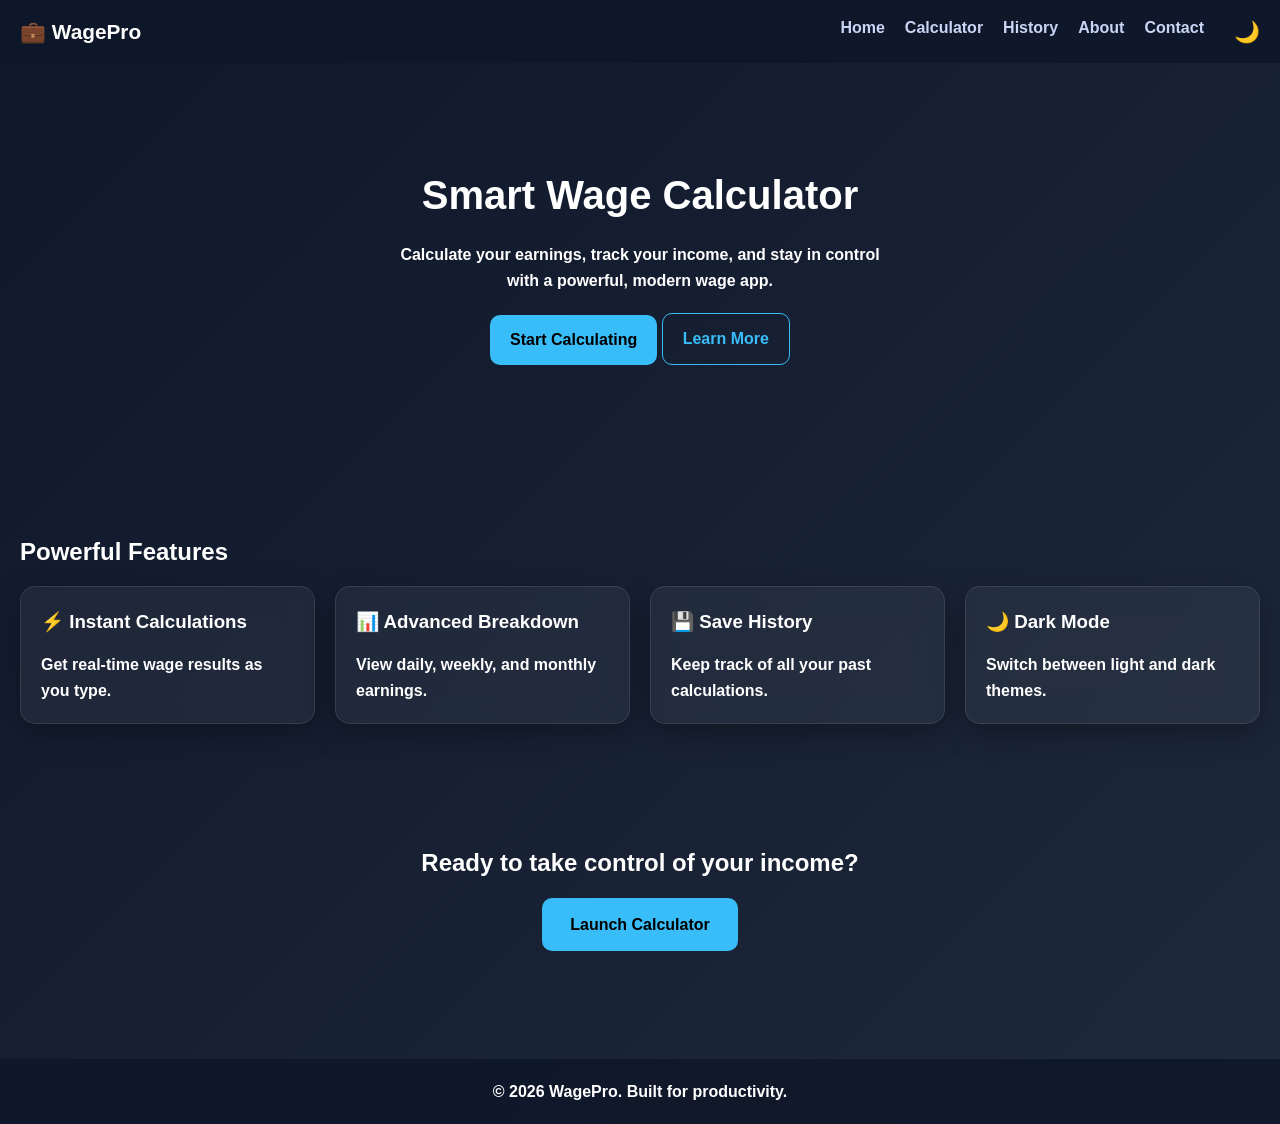
<file: index.html>
<!DOCTYPE html>
<html lang="en">
<head>
    <meta charset="UTF-8">
    <meta name="viewport" content="width=device-width, initial-scale=1.0">
    <title>WagePro - Smart Wage Calculator</title>

    <!-- Main CSS -->
    <link rel="stylesheet" href="style.css">
</head>

<body data-page="home">

    <!-- NAVBAR -->
    <header class="navbar">
        <div class="logo">💼 WagePro</div>

        <nav class="nav-links" id="navLinks">
            <a href="index.html">Home</a>
            <a href="calculator.html">Calculator</a>
            <a href="history.html">History</a>
            <a href="about.html">About</a>
            <a href="contact.html">Contact</a>
            <div class="theme-toggle" id="themeToggle">🌙</div>
        </nav>
         
        <div class="menu-toggle" id="menuToggle">☰</div>
    </header>


    <!-- HERO SECTION -->
    <section class="hero">
        <div class="hero-content">
            <h1>Smart Wage Calculator</h1>
            <p>
                Calculate your earnings, track your income, and stay in control
                with a powerful, modern wage app.
            </p>

            <div class="hero-buttons">
                <a href="calculator.html" class="btn primary">Start Calculating</a>
                <a href="about.html" class="btn secondary">Learn More</a>
            </div>
        </div>
    </section>


    <!-- FEATURES -->
    <section class="features">
        <h2>Powerful Features</h2>

        <div class="feature-grid">

            <div class="card">
                <h3>⚡ Instant Calculations</h3>
                <p>Get real-time wage results as you type.</p>
            </div>

            <div class="card">
                <h3>📊 Advanced Breakdown</h3>
                <p>View daily, weekly, and monthly earnings.</p>
            </div>

            <div class="card">
                <h3>💾 Save History</h3>
                <p>Keep track of all your past calculations.</p>
            </div>

            <div class="card">
                <h3>🌙 Dark Mode</h3>
                <p>Switch between light and dark themes.</p>
            </div>

        </div>
    </section>


    <!-- CALL TO ACTION -->
    <section class="cta">
        <h2>Ready to take control of your income?</h2>
        <a href="calculator.html" class="btn primary large">Launch Calculator</a>
    </section>


    <!-- FOOTER -->
    <footer class="footer">
        <p>© 2026 WagePro. Built for productivity.</p>
    </footer>


    <!-- MAIN JS -->
    <script src="app.js"></script>

</body>
</html>
</file>
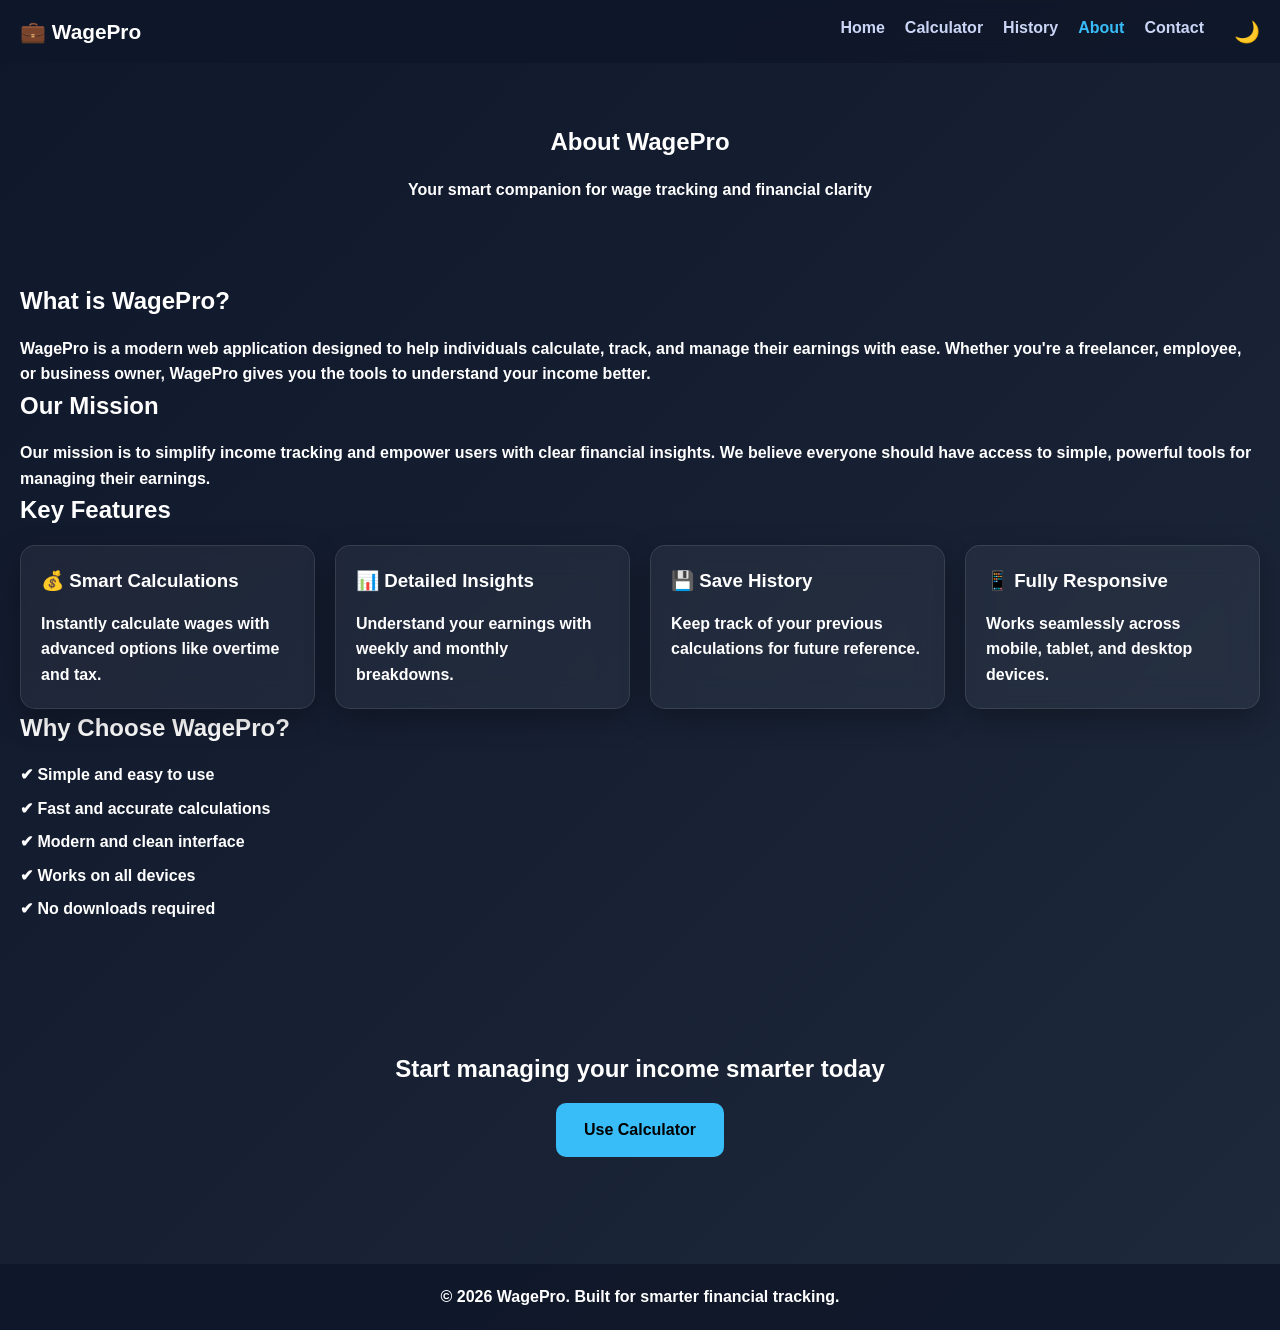
<file: about.html>
<!DOCTYPE html>
<html lang="en">
<head>
    <meta charset="UTF-8">
    <meta name="viewport" content="width=device-width, initial-scale=1.0">
    <title>About - WagePro</title>

    <!-- Global CSS -->
    <link rel="stylesheet" href="style.css">
</head>

<body data-page="about">

    <!-- NAVBAR -->
    <header class="navbar">
        <div class="logo">💼 WagePro</div>

        <nav class="nav-links" id="navLinks">
            <a href="index.html">Home</a>
            <a href="calculator.html">Calculator</a>
            <a href="history.html">History</a>
            <a href="about.html" class="active">About</a>
            <a href="contact.html">Contact</a>
            <div class="theme-toggle" id="themeToggle">🌙</div>
        </nav>
           
        <div class="menu-toggle" id="menuToggle">☰</div>
    </header>


    <!-- PAGE HEADER -->
    <section class="page-header">
        <h1>About WagePro</h1>
        <p>Your smart companion for wage tracking and financial clarity</p>
    </section>


    <!-- ABOUT CONTENT -->
    <section class="about-container">

        <!-- INTRO -->
        <div class="about-section">
            <h2>What is WagePro?</h2>
            <p>
                WagePro is a modern web application designed to help individuals 
                calculate, track, and manage their earnings with ease. Whether 
                you're a freelancer, employee, or business owner, WagePro gives 
                you the tools to understand your income better.
            </p>
        </div>

        <!-- MISSION -->
        <div class="about-section">
            <h2>Our Mission</h2>
            <p>
                Our mission is to simplify income tracking and empower users 
                with clear financial insights. We believe everyone should have 
                access to simple, powerful tools for managing their earnings.
            </p>
        </div>

        <!-- FEATURES -->
        <div class="about-section">
            <h2>Key Features</h2>

            <div class="feature-grid">

                <div class="card">
                    <h3>💰 Smart Calculations</h3>
                    <p>Instantly calculate wages with advanced options like overtime and tax.</p>
                </div>

                <div class="card">
                    <h3>📊 Detailed Insights</h3>
                    <p>Understand your earnings with weekly and monthly breakdowns.</p>
                </div>

                <div class="card">
                    <h3>💾 Save History</h3>
                    <p>Keep track of your previous calculations for future reference.</p>
                </div>

                <div class="card">
                    <h3>📱 Fully Responsive</h3>
                    <p>Works seamlessly across mobile, tablet, and desktop devices.</p>
                </div>

            </div>
        </div>

        <!-- WHY CHOOSE US -->
        <div class="about-section">
            <h2>Why Choose WagePro?</h2>
            <ul class="about-list">
                <li>✔ Simple and easy to use</li>
                <li>✔ Fast and accurate calculations</li>
                <li>✔ Modern and clean interface</li>
                <li>✔ Works on all devices</li>
                <li>✔ No downloads required</li>
            </ul>
        </div>

    </section>


    <!-- CALL TO ACTION -->
    <section class="cta">
        <h2>Start managing your income smarter today</h2>
        <a href="calculator.html" class="btn primary large">Use Calculator</a>
    </section>


    <!-- FOOTER -->
    <footer class="footer">
        <p>© 2026 WagePro. Built for smarter financial tracking.</p>
    </footer>


    <!-- GLOBAL JS -->
    <script src="app.js"></script>

</body>
</html>
</file>
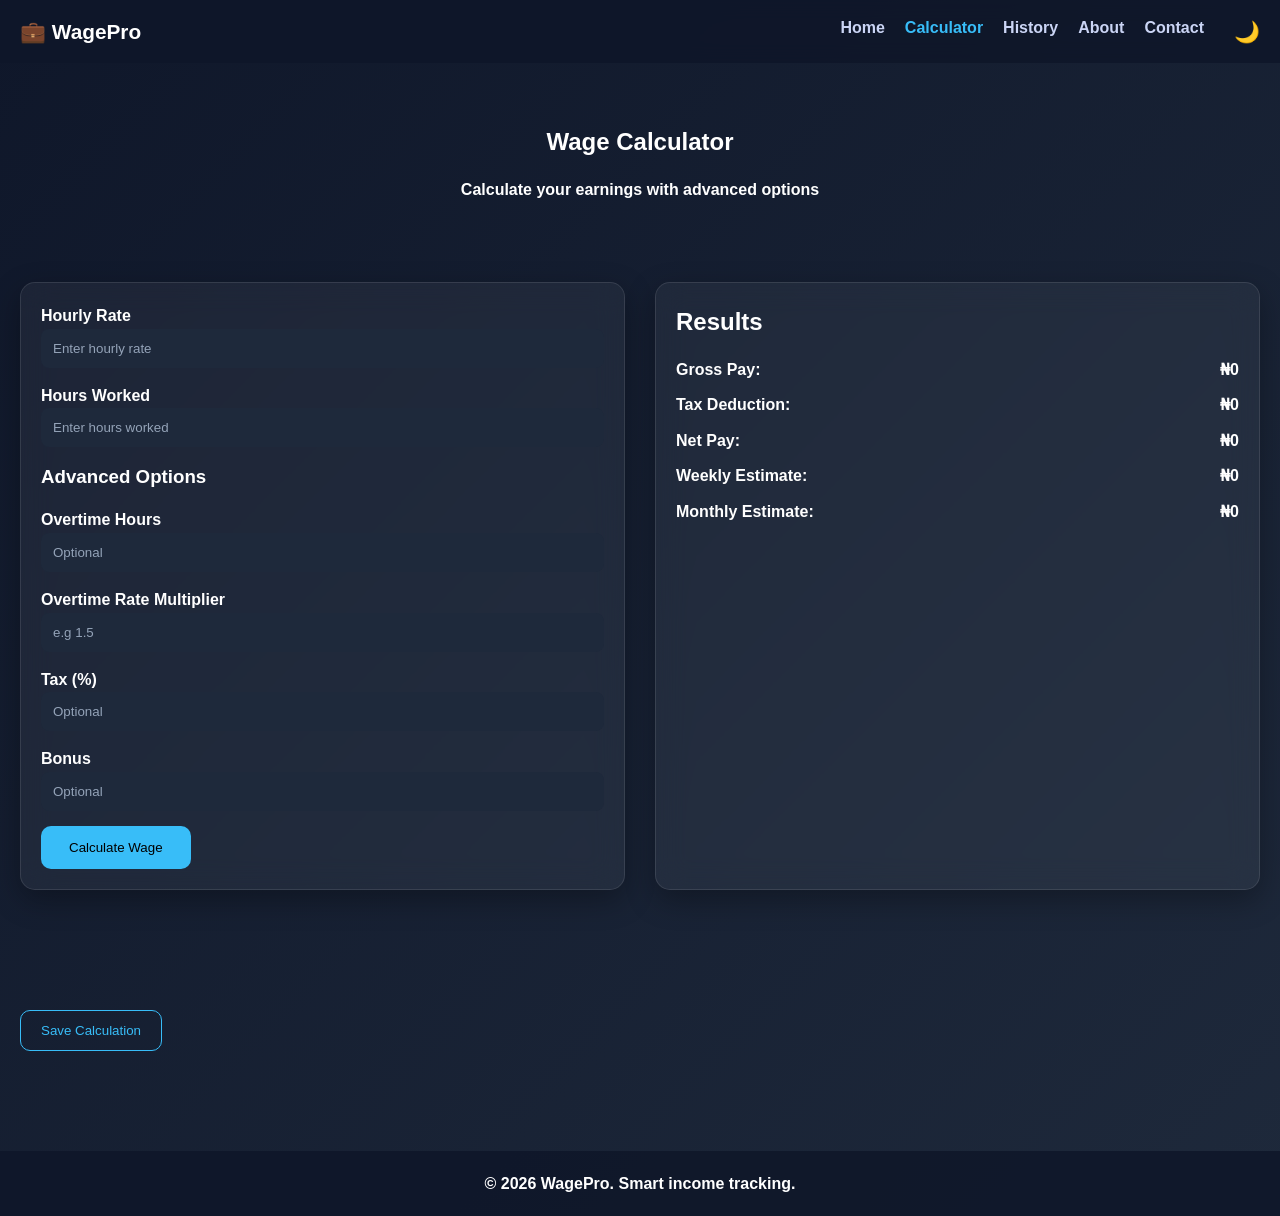
<file: calculator.html>
<!DOCTYPE html>
<html lang="en">
<head>
    <meta charset="UTF-8">
    <meta name="viewport" content="width=device-width, initial-scale=1.0">
    <title>Wage Calculator - WagePro</title>

    <!-- Global CSS -->
    <link rel="stylesheet" href="style.css">
</head>

<body data-page="calculator">

    <!-- NAVBAR -->
    <header class="navbar">
        <div class="logo">💼 WagePro</div>

        <nav class="nav-links" id="navLinks">
            <a href="index.html">Home</a>
            <a href="calculator.html" class="active">Calculator</a>
            <a href="history.html">History</a>
            <a href="about.html">About</a>
            <a href="contact.html">Contact</a>
            <div class="theme-toggle" id="themeToggle">🌙</div>
        </nav>
         
        <div class="menu-toggle" id="menuToggle">☰</div>
    </header>


    <!-- PAGE HEADER -->
    <section class="page-header">
        <h1>Wage Calculator</h1>
        <p>Calculate your earnings with advanced options</p>
    </section>


    <!-- CALCULATOR SECTION -->
    <section class="calculator-container">

        <div class="calculator-card">

            <!-- INPUTS -->
            <div class="form-group">
                <label>Hourly Rate</label>
                <input type="number" id="rate" placeholder="Enter hourly rate">
            </div>

            <div class="form-group">
                <label>Hours Worked</label>
                <input type="number" id="hours" placeholder="Enter hours worked">
            </div>

            <!-- ADVANCED OPTIONS -->
            <div class="advanced-section">

                <h3>Advanced Options</h3>

                <div class="form-group">
                    <label>Overtime Hours</label>
                    <input type="number" id="overtimeHours" placeholder="Optional">
                </div>

                <div class="form-group">
                    <label>Overtime Rate Multiplier</label>
                    <input type="number" id="overtimeRate" placeholder="e.g 1.5">
                </div>

                <div class="form-group">
                    <label>Tax (%)</label>
                    <input type="number" id="tax" placeholder="Optional">
                </div>

                <div class="form-group">
                    <label>Bonus</label>
                    <input type="number" id="bonus" placeholder="Optional">
                </div>

            </div>

            <!-- BUTTON -->
            <button class="btn primary large" id="calculateBtn">
                Calculate Wage
            </button>

        </div>


        <!-- RESULTS -->
        <div class="results-card">

            <h2>Results</h2>

            <div class="result-item">
                <span>Gross Pay:</span>
                <strong id="grossPay">₦0</strong>
            </div>

            <div class="result-item">
                <span>Tax Deduction:</span>
                <strong id="taxAmount">₦0</strong>
            </div>

            <div class="result-item">
                <span>Net Pay:</span>
                <strong id="netPay">₦0</strong>
            </div>

            <div class="result-item">
                <span>Weekly Estimate:</span>
                <strong id="weeklyPay">₦0</strong>
            </div>

            <div class="result-item">
                <span>Monthly Estimate:</span>
                <strong id="monthlyPay">₦0</strong>
            </div>

        </div>

    </section>


    <!-- SAVE BUTTON -->
    <section class="save-section">
        <button class="btn secondary" id="saveBtn">
            Save Calculation
        </button>
    </section>


    <!-- FOOTER -->
    <footer class="footer">
        <p>© 2026 WagePro. Smart income tracking.</p>
    </footer>


    <!-- GLOBAL JS -->
    <script src="app.js"></script>

</body>
</html>
</file>
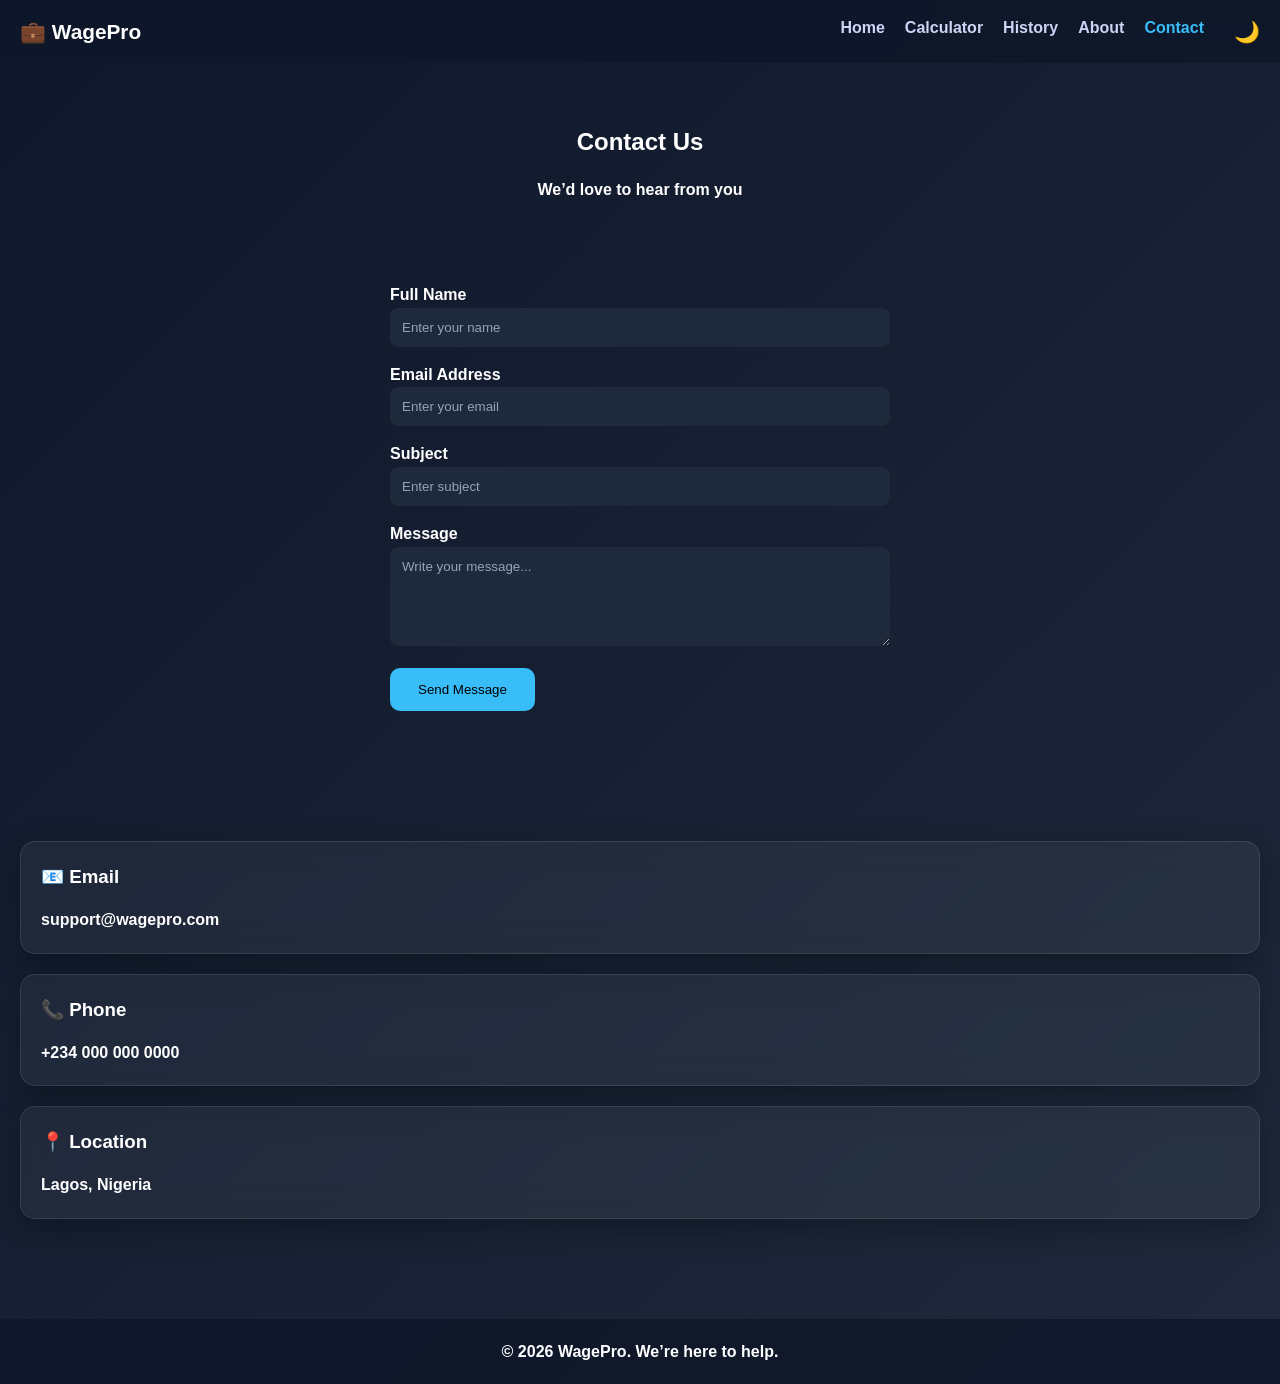
<file: contact.html>
<!DOCTYPE html>
<html lang="en">
<head>
    <meta charset="UTF-8">
    <meta name="viewport" content="width=device-width, initial-scale=1.0">
    <title>Contact - WagePro</title>

    <!-- Global CSS -->
    <link rel="stylesheet" href="style.css">
</head>

<body data-page="contact">

    <!-- NAVBAR -->
    <header class="navbar">
        <div class="logo">💼 WagePro</div>

        <nav class="nav-links" id="navLinks">
            <a href="index.html">Home</a>
            <a href="calculator.html">Calculator</a>
            <a href="history.html">History</a>
            <a href="about.html">About</a>
            <a href="contact.html" class="active">Contact</a>
       <div class="theme-toggle" id="themeToggle">🌙</div>

        </nav>
         
        <div class="menu-toggle" id="menuToggle">☰</div>
    </header>


    <!-- PAGE HEADER -->
    <section class="page-header">
        <h1>Contact Us</h1>
        <p>We’d love to hear from you</p>
    </section>


    <!-- CONTACT FORM -->
    <section class="contact-container">

        <form class="contact-form" id="contactForm">

            <!-- NAME -->
            <div class="form-group">
                <label>Full Name</label>
                <input type="text" id="name" placeholder="Enter your name">
                <small class="error" id="nameError"></small>
            </div>

            <!-- EMAIL -->
            <div class="form-group">
                <label>Email Address</label>
                <input type="email" id="email" placeholder="Enter your email">
                <small class="error" id="emailError"></small>
            </div>

            <!-- SUBJECT -->
            <div class="form-group">
                <label>Subject</label>
                <input type="text" id="subject" placeholder="Enter subject">
                <small class="error" id="subjectError"></small>
            </div>

            <!-- MESSAGE -->
            <div class="form-group">
                <label>Message</label>
                <textarea id="message" rows="5" placeholder="Write your message..."></textarea>
                <small class="error" id="messageError"></small>
            </div>

            <!-- SUBMIT BUTTON -->
            <button type="submit" class="btn primary large">
                Send Message
            </button>

            <!-- SUCCESS MESSAGE -->
            <p class="success-message" id="successMessage"></p>

        </form>

    </section>


    <!-- CONTACT INFO -->
    <section class="contact-info">

        <div class="card">
            <h3>📧 Email</h3>
            <p>support@wagepro.com</p>
        </div>

        <div class="card">
            <h3>📞 Phone</h3>
            <p>+234 000 000 0000</p>
        </div>

        <div class="card">
            <h3>📍 Location</h3>
            <p>Lagos, Nigeria</p>
        </div>

    </section>


    <!-- FOOTER -->
    <footer class="footer">
        <p>© 2026 WagePro. We’re here to help.</p>
    </footer>


    <!-- GLOBAL JS -->
    <script src="app.js"></script>

</body>
</html>
</file>
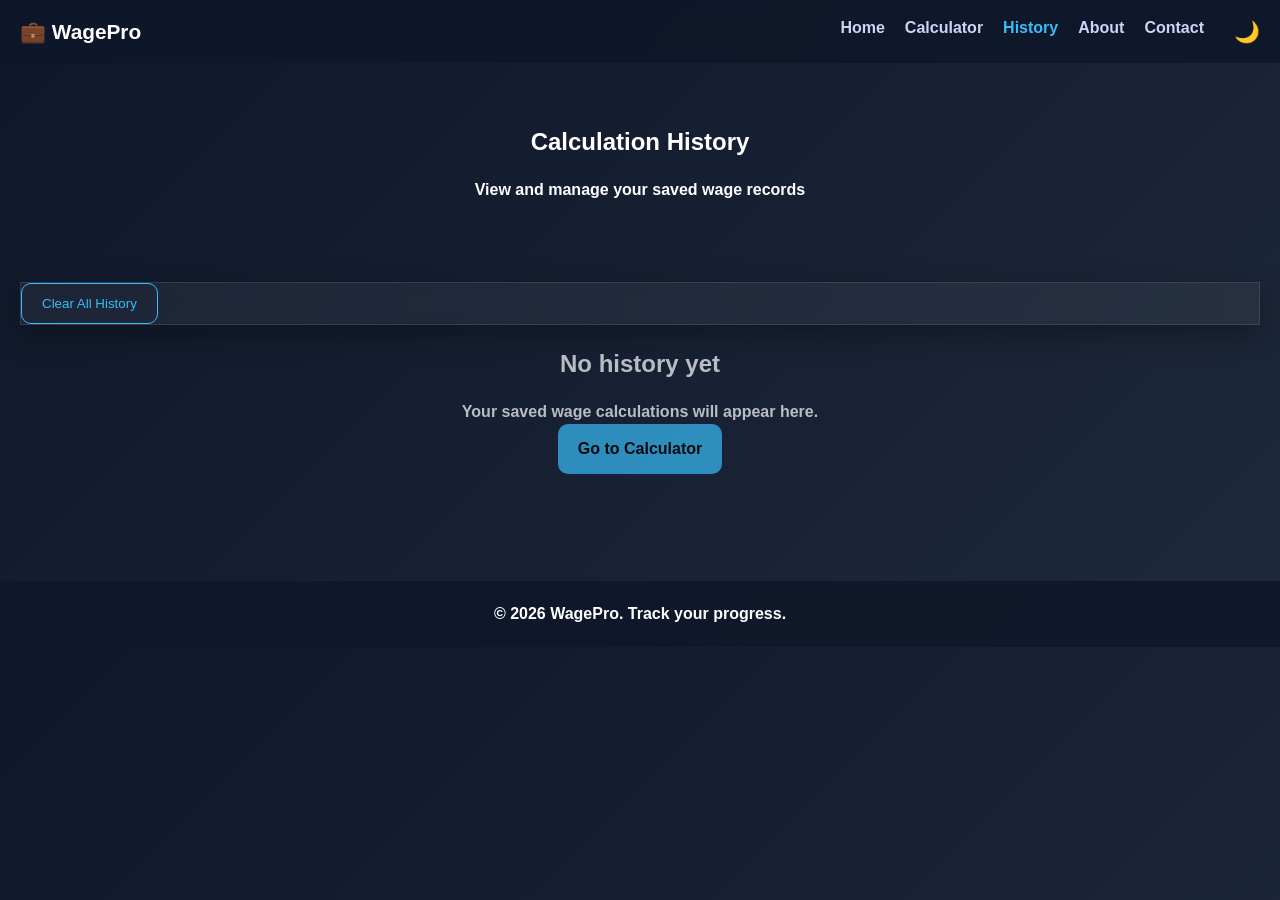
<file: history.html>
<!DOCTYPE html>
<html lang="en">
<head>
    <meta charset="UTF-8">
    <meta name="viewport" content="width=device-width, initial-scale=1.0">
    <title>History - WagePro</title>

    <!-- Global CSS -->
    <link rel="stylesheet" href="style.css">
</head>

<body data-page="history">

    <!-- NAVBAR -->
    <header class="navbar">
        <div class="logo">💼 WagePro</div>

        <nav class="nav-links" id="navLinks">
            <a href="index.html">Home</a>
            <a href="calculator.html">Calculator</a>
            <a href="history.html" class="active">History</a>
            <a href="about.html">About</a>
            <a href="contact.html">Contact</a>
            <div class="theme-toggle" id="themeToggle">🌙</div>
        </nav>
         
        <div class="menu-toggle" id="menuToggle">☰</div>
    </header>


    <!-- PAGE HEADER -->
    <section class="page-header">
        <h1>Calculation History</h1>
        <p>View and manage your saved wage records</p>
    </section>


    <!-- HISTORY SECTION -->
    <section class="history-container">

        <!-- ACTION BUTTONS -->
        <div class="history-actions">
            <button class="btn secondary" id="clearHistoryBtn">
                Clear All History
            </button>
        </div>

        <!-- EMPTY STATE -->
        <div class="empty-state" id="emptyState">
            <h2>No history yet</h2>
            <p>Your saved wage calculations will appear here.</p>
            <a href="calculator.html" class="btn primary">
                Go to Calculator
            </a>
        </div>

        <!-- HISTORY LIST -->
        <div class="history-list" id="historyList">

            <!-- Example Item (JS will generate real ones later) -->
            <div class="history-item">
                <div class="history-info">
                    <p><strong>Rate:</strong> ₦500/hr</p>
                    <p><strong>Hours:</strong> 8 hrs</p>
                    <p><strong>Net Pay:</strong> ₦4,000</p>
                </div>

                <div class="history-meta">
                    <span>Date: 2026-03-26</span>
                    <button class="btn small delete-btn">Delete</button>
                </div>
            </div>

        </div>

    </section>


    <!-- FOOTER -->
    <footer class="footer">
        <p>© 2026 WagePro. Track your progress.</p>
    </footer>


    <!-- GLOBAL JS -->
    <script src="app.js"></script>

</body>
</html>
</file>
<file: style.css>
/* RESET */
* {
    margin: 0;
    padding: 0;
    box-sizing: border-box;
    font-family: "Segoe UI", Arial, sans-serif;
}

body {
    background: linear-gradient(135deg, #0f172a, #1e293b);
    font-weight: bolder;
    line-height: 1.6;
}

/* GLOBAL CONTAINER */
section {
    padding: 60px 20px;
}

h1, h2, h3 {
    margin-bottom: 15px;
}

/* NAVBAR */
.navbar {
    display: flex;
    justify-content: space-between;
    align-items: center;
    padding: 15px 20px;
    background: rgba(15, 23, 42, 0.9);
    color: white;
    font-weight: bolder;
    backdrop-filter: blur(10px);
    position: sticky;
    top: 0;
    z-index: 1000;
}

.logo {
    font-weight: bold;
    font-size: 1.3rem;
    color: white;
}

.nav-links {
    display: flex;
    gap: 20px;
}

.nav-links a {
    color: #cbd5f5;
    text-decoration: none;
    transition: 0.3s;
}

.nav-links a:hover,
.nav-links .active {
    color: #38bdf8;
}

/* MOBILE MENU */
.menu-toggle {
    display: none;
    font-size: 1.5rem;
    cursor: pointer;
}

/* HERO */
.hero {
    text-align: center;
    padding: 100px 20px;
}

.hero h1 {
    font-size: 2.5rem;
}

.hero p {
    max-width: 500px;
    margin: 10px auto 20px;
    font-weight: bolder;
}

/* BUTTONS */
.btn {
    display: inline-block;
    padding: 12px 20px;
    border-radius: 10px;
    text-decoration: none;
    cursor: pointer;
    transition: 0.3s;
    border: none;
}

.btn.primary {
    background: #38bdf8;
    color: #000;
}

.btn.primary:hover {
    background: #0ea5e9;
}

.btn.secondary {
    background: transparent;
    border: 1px solid #38bdf8;
    color: #38bdf8;
}

.btn.secondary:hover {
    background: #38bdf8;
    color: #000;
}

.btn.large {
    padding: 14px 28px;
}

.btn.small {
    padding: 6px 12px;
    font-size: 0.8rem;
}

/* GRID SYSTEM */
.feature-grid,
.contact-info,
.history-list {
    display: grid;
    gap: 20px;
}

.feature-grid {
    grid-template-columns: repeat(auto-fit, minmax(220px, 1fr));
}

/* CARDS */
.card,
.calculator-card,
.results-card,
.history-item {
    background: rgba(255, 255, 255, 0.05);
    border-radius: 15px;
    padding: 20px;
    backdrop-filter: blur(12px);
    transition: 0.3s;
}

.card:hover,
.history-item:hover {
    transform: translateY(-5px);
}

/* PAGE HEADER */
.page-header {
    text-align: center;
    padding: 60px 20px 20px;
}

/* CALCULATOR */
.calculator-container {
    display: grid;
    grid-template-columns: 1fr 1fr;
    gap: 30px;
}

.form-group {
    margin-bottom: 15px;
}

input, textarea {
    width: 100%;
    padding: 12px;
    border-radius: 8px;
    border: none;
    outline: none;
    background: #1e293b;
    color: #fff;
}

input::placeholder,
textarea::placeholder {
    color: #94a3b8;
}

/* RESULTS */
.result-item {
    display: flex;
    justify-content: space-between;
    margin: 10px 0;
}

/* HISTORY */
.history-actions {
    margin-bottom: 20px;
}

.history-item {
    display: flex;
    justify-content: space-between;
    align-items: center;
}

.history-meta {
    text-align: right;
}

/* EMPTY STATE */
.empty-state {
    text-align: center;
    opacity: 0.7;
}

/* CONTACT */
.contact-form {
    max-width: 500px;
    margin: auto;
}

.error {
    color: #f87171;
    font-size: 0.8rem;
}

.success-message {
    margin-top: 10px;
    color: #4ade80;
}

/* FOOTER */
.footer {
    text-align: center;
    padding: 20px;
    background: rgba(15, 23, 42, 0.9);
    margin-top: 40px;
}

/* CTA */
.cta {
    text-align: center;
}

/* ABOUT LIST */
.about-list {
    list-style: none;
    padding-left: 0;
}

.about-list li {
    margin: 8px 0;
}

/* RESPONSIVE DESIGN */

/* TABLET */
@media (max-width: 900px) {
    .calculator-container {
        grid-template-columns: 1fr;
    }
}

/* MOBILE */
@media (max-width: 768px) {

    .menu-toggle {
        display: block;
    }

    .nav-links {
        position: absolute;
        top: 60px;
        right: 0;
        background: #0f172a;
        flex-direction: column;
        width: 200px;
        display: none;
        padding: 20px;
    }

    .nav-links.show {
        display: flex;
    }

    .hero h1 {
        font-size: 2rem;
    }
}

/* SMALL MOBILE */
@media (max-width: 480px) {
    .hero {
        padding: 70px 15px;
    }

    section {
        padding: 40px 15px;
    }
}

/* THEME VARIABLES */
:root {
    --bg: linear-gradient(135deg, #0f172a, #1e293b);
    --text: #ffffff;
    --card: rgba(255, 255, 255, 0.05);
    --accent: #38bdf8;
}

body.light {
    --bg: #f1f5f9;
    --text: #0f172a;
    --card: rgba(0, 0, 0, 0.05);
    --accent: #0ea5e9;
}

body {
    background: var(--bg);
    color: var(--text);
    transition: 0.4s ease;
}

/* GLASS EFFECT */
.card,
.calculator-card,
.results-card,
.history-item,
.history-actions {
    background: var(--card);
    backdrop-filter: blur(15px);
    border: 1px solid rgba(255,255,255,0.1);
    box-shadow: 0 10px 30px rgba(0,0,0,0.3);
}

/* BUTTON ANIMATION */
.btn {
    position: relative;
    overflow: hidden;
}

.btn::after {
    content: "";
    position: absolute;
    width: 0;
    height: 100%;
    left: 0;
    top: 0;
    background: rgba(255,255,255,0.2);
    transition: 0.4s;
}

.btn:hover::after {
    width: 100%;
}

/* FADE IN ANIMATION */
.fade-in {
    opacity: 0;
    transform: translateY(20px);
    animation: fadeIn 0.8s forwards;
}

@keyframes fadeIn {
    to {
        opacity: 1;
        transform: translateY(0);
    }
}

/* INPUT FOCUS */
input:focus, textarea:focus {
    border: 1px solid var(--accent);
    box-shadow: 0 0 10px var(--accent);
}

/* THEME TOGGLE */
.theme-toggle {
    cursor: pointer;
    font-size: 1.3rem;
    margin-left: 10px;
}
</file>
